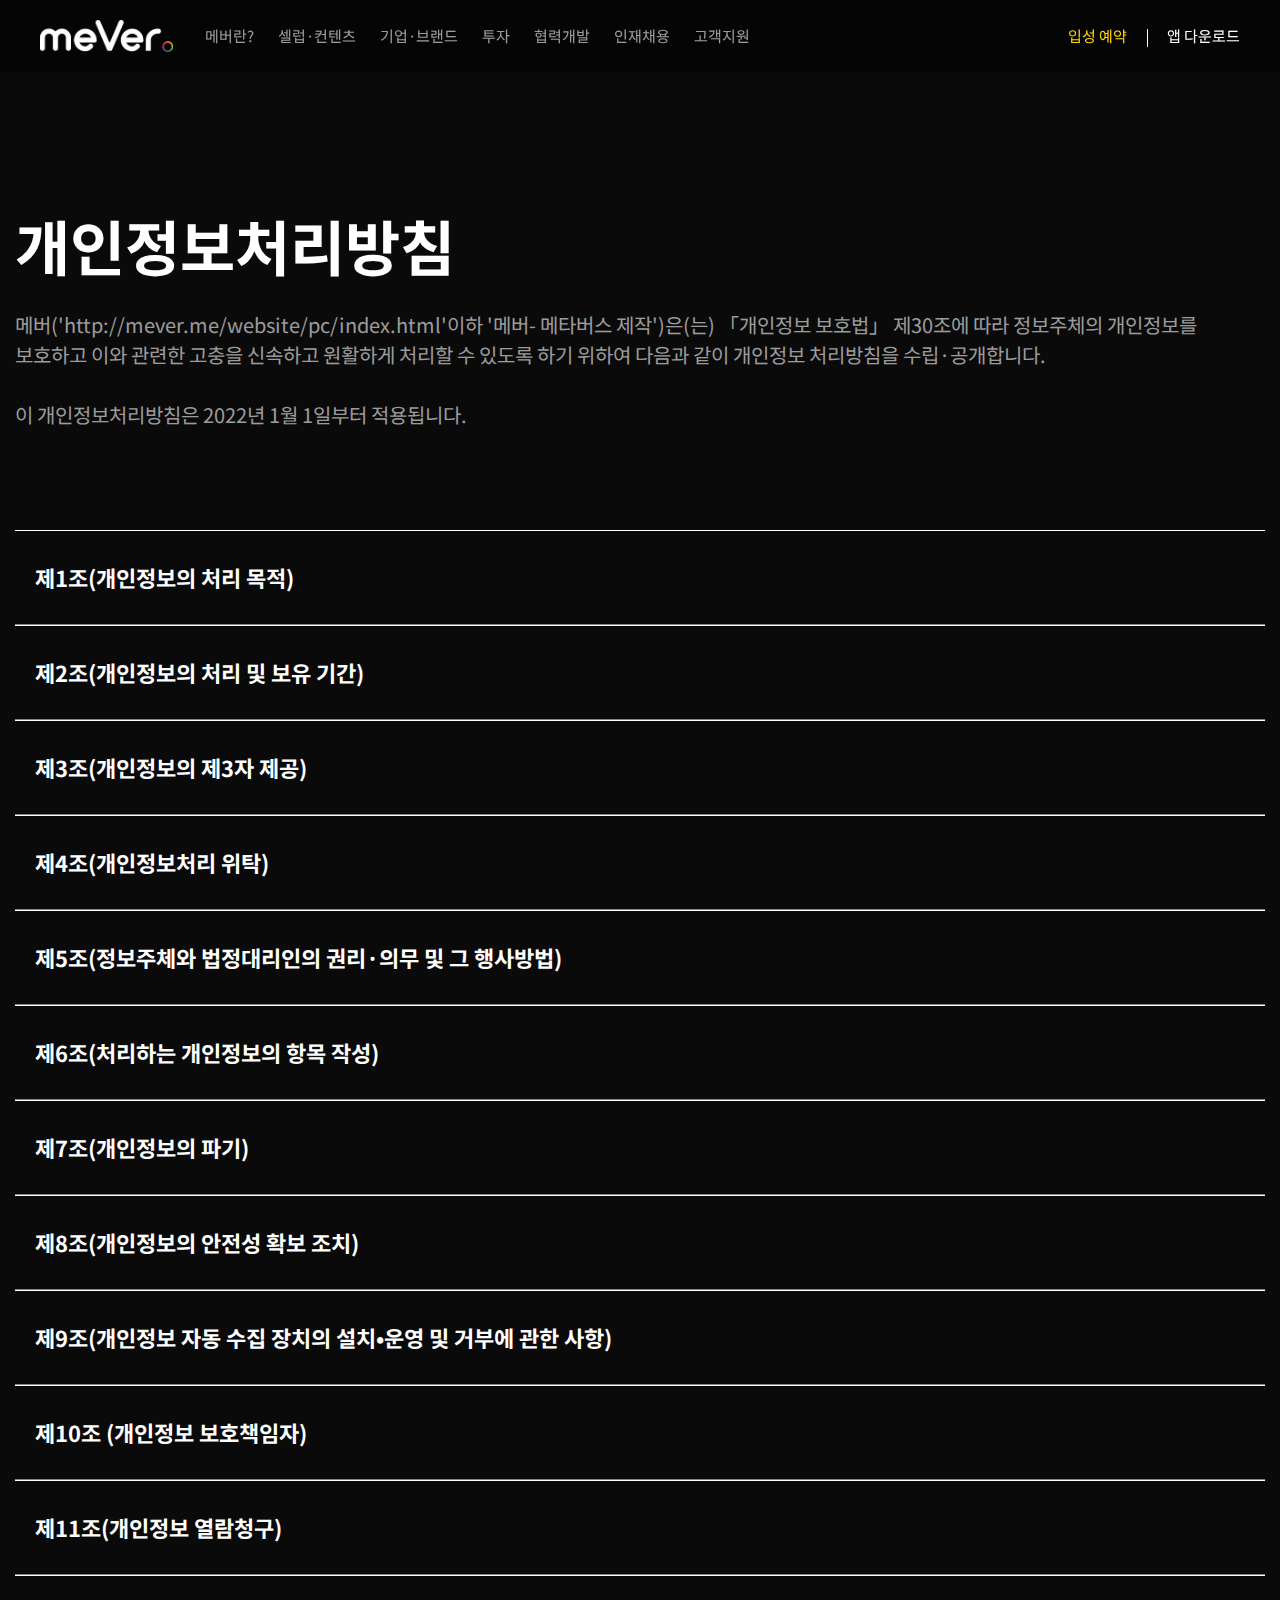
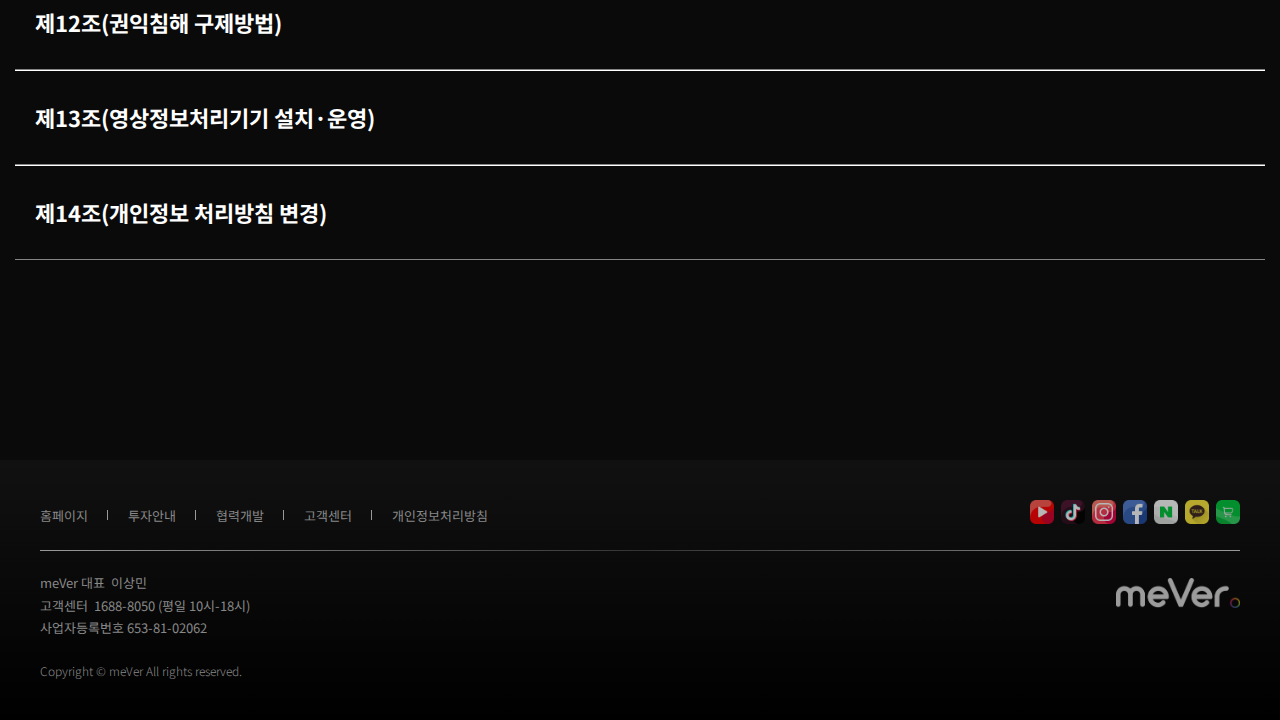
<file: processing_policy.html>
<!DOCTYPE html>
<html lang="en" dir="ltr">
  <head>
    <meta charset="utf-8">
    <title>meVer.</title>

    <!-- 호환성 및 뷰포트 -->
    <meta name='viewport' content='width=device-width, initial-scale=1.0, height=device-height, user-scalable=no' />
    <meta http-equiv="X-UA-Compatible" content="IE=Edge">

    <!-- favicon -->
    <link rel="shortcut icon" href="img/favicon.png">

    <!-- CSS-->
    <link rel="stylesheet" href="css/custom.css">
    <link rel="stylesheet" href="css/policy.css">

    <!-- JavaScript -->
    <script type="text/javascript" src="js/custom.js">/**/</script>
    <script type="text/javascript" src="js/policy.js">/**/</script>


  </head>
  <body>

    <main>
      <div class="head">
        <h1>개인정보처리방침</h1>
      </div>
      <div class="head2">
        <span>
          메버('http://mever.me/website/pc/index.html'이하 '메버- 메타버스 제작')은(는) 「개인정보 보호법」 제30조에 따라 정보주체의 개인정보를 보호하고 이와 관련한 고충을 신속하고 원활하게 처리할 수 있도록 하기 위하여 다음과 같이 개인정보 처리방침을 수립·공개합니다.<br><br>
          이 개인정보처리방침은 2022년 1월 1일부터 적용됩니다.
        </span>
      </div>
      <div class="content_wrap">
        <ul>
          <li class="list">
            <div class="title">
              <h1>제1조(개인정보의 처리 목적)</h1>
            </div>
            <div class="text">
              <div class="strong">
                <span>메버 ('http://mever.me/website/pc/index.html'이하 '메버- 메타버스 제작')은(는) 다음의 목적을 위하여 개인정보를 처리합니다. 처리하고 있는 개인정보는 다음의 목적 이외의 용도로는 이용되지 않으며 이용 목적이 변경되는 경우에는 「개인정보 보호법」 제18조에 따라 별도의 동의를 받는 등 필요한 조치를 이행할 예정입니다.</span>
              </div>
              <ul class="small_divide">
                <li>
                  <span class="small_title">1. 홈페이지 회원가입 및 관리</span>
                  <span>회원 가입의사 확인, 회원제 서비스 제공에 따른 본인 식별·인증, 회원자격 유지·관리, 서비스 부정이용 방지 목적으로 개인정보를 처리합니다.</span>
                </li>
                <li>
                  <span class="small_title">2. 재화 또는 서비스 제공</span>
                  <span>물품배송, 서비스 제공, 계약서·청구서 발송, 콘텐츠 제공, 맞춤서비스 제공, 본인인증, 연령인증, 요금결제·정산을 목적으로 개인정보를 처리합니다.</span>
                </li>
                <li>
                  <span class="small_title">3. 마케팅 및 광고에의 활용</span>
                  <span>신규 서비스(제품) 개발 및 맞춤 서비스 제공, 이벤트 및 광고성 정보 제공 및 참여기회 제공 , 인구통계학적 특성에 따른 서비스 제공 및 광고 게재 , 서비스의 유효성 확인, 접속빈도 파악 또는 회원의 서비스 이용에 대한 통계 등을 목적으로 개인정보를 처리합니다.</span>
                </li>
              </ul>
            </div>
          </li>

          <li class="list">
            <div class="title">
              <h1>제2조(개인정보의 처리 및 보유 기간)</h1>
            </div>
            <div class="text">
              <span>
                1. 메버은(는) 법령에 따른 개인정보 보유·이용기간 또는 정보주체로부터 개인정보를 수집 시에 동의받은 개인정보 보유·이용기간 내에서 개인정보를 처리·보유합니다.<br><br>
                2. 각각의 개인정보 처리 및 보유 기간은 다음과 같습니다.
              </span>
              <ul class="small_list">
                <li>1. 홈페이지 회원가입 및 관리</li>
                <li>홈페이지 회원가입 및 관리와 관련한 개인정보는 수집.이용에 관한 동의일로부터 5년까지 위 이용목적을 위하여 보유.이용됩니다.</li>
                <li>보유근거 : 법령에 근거</li>
                <li>
                  관련법령 : 1)신용정보의 수집/처리 및 이용 등에 관한 기록 : 3년<br>
                  2) 소비자의 불만 또는 분쟁처리에 관한 기록 : 3년<br>
                  3) 대금결제 및 재화 등의 공급에 관한 기록 : 5년<br>
                  4) 계약 또는 청약철회 등에 관한 기록 : 5년<br>
                  5) 표시/광고에 관한 기록 : 6개월<br>
                </li>
                <li>예외사유 :</li>
              </ul>
            </div>
          </li>

          <li class="list">
            <div class="title">
              <h1>제3조(개인정보의 제3자 제공)</h1>
            </div>
            <div class="text">
              <span>
                1. 메버은(는) 개인정보를 제1조(개인정보의 처리 목적)에서 명시한 범위 내에서만 처리하며, 정보주체의 동의, 법률의 특별한 규정 등 「개인정보 보호법」 제17조 및 제18조에 해당하는 경우에만 개인정보를 제3자에게 제공합니다.<br><br>
                2. 메버은(는) 다음과 같이 개인정보를 제3자에게 제공하고 있습니다.
              </span>
              <ul class="small_list">
                <li>1. 주식회사 메버</li>
                <li>개인정보를 제공받는 자 : 주식회사 메버</li>
                <li>제공받는 자의 개인정보 이용목적 : 이메일, 휴대전화번호, 비밀번호 질문과 답, 비밀번호, 로그인ID, 성별, 생년월일, 이름, 기념일, 결혼여부, 취미, 신용카드정보, 은행계좌정보, 서비스 이용 기록, 접속 로그, 쿠키, 접속 IP 정보, 결제기록</li>
                <li>제공받는 자의 보유.이용기간: 5년</li>
              </ul>
            </div>
          </li>

          <li class="list">
            <div class="title">
              <h1>제4조(개인정보처리 위탁)</h1>
            </div>
            <div class="text">
              <span>
                1. 메버은(는) 원활한 개인정보 업무처리를 위하여 다음과 같이 개인정보 처리업무를 위탁하고 있습니다.
              </span>
              <ul class="small_list">
                <li>1. 주식회사 메버</li>
                <li>위탁받는 자 (수탁자) : 이용자</li>
                <li>위탁하는 업무의 내용 : 구매 및 요금 결제, 물품배송 또는 청구서 등 발송, 본인인증(금융거래, 금융서비스), 회원제 서비스 이용에 따른 본인확인, 불만처리 등 민원처리, 고지사항 전달, 신규 서비스(제품) 개발 및 맞춤 서비스 제공, 이벤트 및 광고성 정보 제공 및 참여기회 제공</li>
                <li>위탁기간 : 5년</li>
              </ul>
              <span>
                2. 메버은(는) 위탁계약 체결시 「개인정보 보호법」 제26조에 따라 위탁업무 수행목적 외 개인정보 처리금지, 기술적․관리적 보호조치, 재위탁 제한, 수탁자에 대한 관리․감독, 손해배상 등 책임에 관한 사항을 계약서 등 문서에 명시하고, 수탁자가 개인정보를 안전하게 처리하는지를 감독하고 있습니다.<br><br>
                3. 위탁업무의 내용이나 수탁자가 변경될 경우에는 지체없이 본 개인정보 처리방침을 통하여 공개하도록 하겠습니다.
              </span>
            </div>
          </li>

          <li class="list">
            <div class="title">
              <h1>제5조(정보주체와 법정대리인의 권리·의무 및 그 행사방법)</h1>
            </div>
            <div class="text">
              <span>
                1. 정보주체는 메버에 대해 언제든지 개인정보 열람·정정·삭제·처리정지 요구 등의 권리를 행사할 수 있습니다.<br>
                2. 제1항에 따른 권리 행사는메버에 대해 「개인정보 보호법」 시행령 제41조제1항에 따라 서면, 전자우편, 모사전송(FAX) 등을 통하여 하실 수 있으며 메버은(는) 이에 대해 지체 없이 조치하겠습니다.<br>
                3. 제1항에 따른 권리 행사는 정보주체의 법정대리인이나 위임을 받은 자 등 대리인을 통하여 하실 수 있습니다.이 경우 “개인정보 처리 방법에 관한 고시(제2020-7호)” 별지 제11호 서식에 따른 위임장을 제출하셔야 합니다.<br>
                4. 개인정보 열람 및 처리정지 요구는 「개인정보 보호법」 제35조 제4항, 제37조 제2항에 의하여 정보주체의 권리가 제한 될 수 있습니다.<br>
                5. 개인정보의 정정 및 삭제 요구는 다른 법령에서 그 개인정보가 수집 대상으로 명시되어 있는 경우에는 그 삭제를 요구할 수 없습니다.<br>
                6. 메버은(는) 정보주체 권리에 따른 열람의 요구, 정정·삭제의 요구, 처리정지의 요구 시 열람 등 요구를 한 자가 본인이거나 정당한 대리인인지를 확인합니다.
              </span>
            </div>
          </li>

          <li class="list">
            <div class="title">
              <h1>제6조(처리하는 개인정보의 항목 작성)</h1>
            </div>
            <div class="text">
              <span>
                메버은(는) 다음의 개인정보 항목을 처리하고 있습니다.
              </span>
              <ul class="small_list">
                <li>1. 홈페이지 회원가입 및 관리</li>
                <li>필수항목 : 이메일, 휴대전화번호, 비밀번호 질문과 답, 비밀번호, 로그인ID, 성별, 생년월일, 이름, 취미, 신용카드정보, 은행계좌정보, 서비스 이용 기록, 접속 로그, 쿠키, 접속 IP 정보, 결제기록</li>
                <li>선택항목 : 이메일, 휴대전화번호, 자택주소, 비밀번호 질문과 답, 비밀번호, 로그인ID, 성별, 생년월일, 이름, 기념일, 취미, 신용카드정보, 은행계좌정보, 서비스 이용 기록, 접속 로그, 쿠키, 접속 IP 정보, 결제기록</li>
              </ul>
            </div>
          </li>

          <li class="list">
            <div class="title">
              <h1>제7조(개인정보의 파기)</h1>
            </div>
            <div class="text">
              <span>
                1. 메버은(는) 개인정보 보유기간의 경과, 처리목적 달성 등 개인정보가 불필요하게 되었을 때에는 지체없이 해당 개인정보를 파기합니다.<br>
                2. 정보주체로부터 동의받은 개인정보 보유기간이 경과하거나 처리목적이 달성되었음에도 불구하고 다른 법령에 따라 개인정보를 계속 보존하여야 하는 경우에는, 해당 개인정보를 별도의 데이터베이스(DB)로 옮기거나 보관장소를 달리하여 보존합니다.
              </span>
              <ul class="small_list">
                <li>1. 법령 근거 :</li>
                <li>2. 보존하는 개인정보 항목 : 계좌정보, 거래날짜</li>
              </ul>
              <span>
                3. 개인정보 파기의 절차 및 방법은 다음과 같습니다.
              </span>
              <ul class="small_divide">
                <li>
                  <span>
                    1. 파기절차<br>
                    메버은(는) 파기 사유가 발생한 개인정보를 선정하고, 메버의 개인정보 보호책임자의 승인을 받아 개인정보를 파기합니다.
                  </span>
                </li>
                <li>
                  <span>
                    2. 파기방법<br>
                    전자적 파일 형태의 정보는 기록을 재생할 수 없는 기술적 방법을 사용합니다
                  </span>
                </li>
              </ul>
            </div>
          </li>

          <li class="list">
            <div class="title">
              <h1>제8조(개인정보의 안전성 확보 조치)</h1>
            </div>
            <div class="text">
              <div class="strong">
                <span>
                  메버은(는) 개인정보의 안전성 확보를 위해 다음과 같은 조치를 취하고 있습니다.
                </span>
              </div>
              <ul class="small_divide">
                <li>
                  <span>
                    1. 정기적인 자체 감사 실시<br>
                    개인정보 취급 관련 안정성 확보를 위해 정기적(분기 1회)으로 자체 감사를 실시하고 있습니다.
                  </span>
                </li>

                <li>
                  <span>
                    2. 개인정보 취급 직원의 최소화 및 교육<br>
                    개인정보를 취급하는 직원을 지정하고 담당자에 한정시켜 최소화 하여 개인정보를 관리하는 대책을 시행하고 있습니다.
                  </span>
                </li>

                <li>
                  <span>
                    3. 내부관리계획의 수립 및 시행<br>
                    개인정보의 안전한 처리를 위하여 내부관리계획을 수립하고 시행하고 있습니다.
                  </span>
                </li>

                <li>
                  <span>
                    4. 해킹 등에 대비한 기술적 대책<br>
                    메버 ('메버- 메타버스 제작')은 해킹이나 컴퓨터 바이러스 등에 의한 개인정보 유출 및 훼손을 막기 위하여 보안프로그램을 설치하고 주기적인 갱신·점검을 하며 외부로부터 접근이 통제된 구역에 시스템을 설치하고 기술적/물리적으로 감시 및 차단하고 있습니다.
                  </span>
                </li>

                <li>
                  <span>
                    5. 개인정보의 암호화<br>
                    이용자의 개인정보는 비밀번호는 암호화 되어 저장 및 관리되고 있어, 본인만이 알 수 있으며 중요한 데이터는 파일 및 전송 데이터를 암호화 하거나 파일 잠금 기능을 사용하는 등의 별도 보안기능을 사용하고 있습니다.
                  </span>
                </li>

                <li>
                  <span>
                    6. 접속기록의 보관 및 위변조 방지<br>
                    개인정보처리시스템에 접속한 기록을 최소 1년 이상 보관, 관리하고 있으며,다만, 5만명 이상의 정보주체에 관하여 개인정보를 추가하거나, 고유식별정보 또는 민감정보를 처리하는 경우에는 2년이상 보관, 관리하고 있습니다.<br>
                    또한, 접속기록이 위변조 및 도난, 분실되지 않도록 보안기능을 사용하고 있습니다.
                  </span>
                </li>

                <li>
                  <span>
                    7. 개인정보에 대한 접근 제한<br>
                    개인정보를 처리하는 데이터베이스시스템에 대한 접근권한의 부여,변경,말소를 통하여 개인정보에 대한 접근통제를 위하여 필요한 조치를 하고 있으며 침입차단시스템을 이용하여 외부로부터의 무단 접근을 통제하고 있습니다.
                  </span>
                </li>

                <li>
                  <span>
                    8. 문서보안을 위한 잠금장치 사용<br>
                    개인정보가 포함된 서류, 보조저장매체 등을 잠금장치가 있는 안전한 장소에 보관하고 있습니다.
                  </span>
                </li>

                <li>
                  <span>
                    9. 비인가자에 대한 출입 통제<br>
                    개인정보를 보관하고 있는 물리적 보관 장소를 별도로 두고 이에 대해 출입통제 절차를 수립, 운영하고 있습니다.
                  </span>
                </li>
              </ul>
            </div>
          </li>

          <li class="list">
            <div class="title">
              <h1>제9조(개인정보 자동 수집 장치의 설치•운영 및 거부에 관한 사항)</h1>
            </div>
            <div class="text">
              <span>
                1. 메버 은(는) 이용자에게 개별적인 맞춤서비스를 제공하기 위해 이용정보를 저장하고 수시로 불러오는 ‘쿠키(cookie)’를 사용합니다.<br>
                2. 쿠키는 웹사이트를 운영하는데 이용되는 서버(http)가 이용자의 컴퓨터 브라우저에게 보내는 소량의 정보이며 이용자들의 PC 컴퓨터내의 하드디스크에 저장되기도 합니다.<br>
                가. 쿠키의 사용 목적 : 이용자가 방문한 각 서비스와 웹 사이트들에 대한 방문 및 이용형태, 인기 검색어, 보안접속 여부, 등을 파악하여 이용자에게 최적화된 정보 제공을 위해 사용됩니다.<br>
                나. 쿠키의 설치•운영 및 거부 : 웹브라우저 상단의 도구 > 인터넷 옵션 > 개인정보 메뉴의 옵션 설정을 통해 쿠키 저장을 거부 할 수 있습니다.<br>
                다. 쿠키 저장을 거부할 경우 맞춤형 서비스 이용에 어려움이 발생할 수 있습니다.
              </span>
            </div>
          </li>

          <li class="list">
            <div class="title">
              <h1>제10조 (개인정보 보호책임자)</h1>
            </div>
            <div class="text">
              <span>
                1. 메버 은(는) 개인정보 처리에 관한 업무를 총괄해서 책임지고, 개인정보 처리와 관련한 정보주체의 불만처리 및 피해구제 등을 위하여 아래와 같이 개인정보 보호책임자를 지정하고 있습니다.
              </span>
              <ul class="small_list">
                <li>개인정보 보호책임자</li>
                <li>성명 :이상민</li>
                <li>직책 :대표</li>
                <li>직급 :대표</li>
                <li>연락처 :01075521110, 79market.dev@gmail.com</li>
              </ul>
              <span>
                개인정보 보호 담당부서로 연결됩니다.
              </span>
              <ul class="small_list">
                <li>개인정보 보호 담당부서</li>
                <li>부서명 :이상민</li>
                <li>담당자 :대표</li>
                <li>연락처 :01075521110, 79market.dev@gmail.com</li>
              </ul>
              <span>
                2. 정보주체께서는 메버 의 서비스(또는 사업)을 이용하시면서 발생한 모든 개인정보 보호 관련 문의, 불만처리, 피해구제 등에 관한 사항을 개인정보 보호책임자 및 담당부서로 문의하실 수 있습니다. 메버 은(는) 정보주체의 문의에 대해 지체 없이 답변 및 처리해드릴 것입니다.
              </span>
            </div>
          </li>

          <li class="list">
            <div class="title">
              <h1>제11조(개인정보 열람청구)</h1>
            </div>
            <div class="text">
              <div class="strong">
                <span>
                  정보주체는 ｢개인정보 보호법｣ 제35조에 따른 개인정보의 열람 청구를 아래의 부서에 할 수 있습니다.<br>
                  메버은(는) 정보주체의 개인정보 열람청구가 신속하게 처리되도록 노력하겠습니다.
                </span>
              </div>
              <ul class="small_list">
                <li>개인정보 열람청구 접수·처리 부서</li>
                <li>부서명 : 개인정보처리</li>
                <li>담당자 : 이상민</li>
                <li>연락처 : 01075521110, 79market.dev@gmail.com</li>
              </ul>
            </div>
          </li>

          <li class="list">
            <div class="title">
              <h1>제12조(권익침해 구제방법)</h1>
            </div>
            <div class="text">
              <span>
                정보주체는 개인정보침해로 인한 구제를 받기 위하여 개인정보분쟁조정위원회, 한국인터넷진흥원 개인정보침해신고센터 등에 분쟁해결이나 상담 등을 신청할 수 있습니다. 이 밖에 기타 개인정보침해의 신고, 상담에 대하여는 아래의 기관에 문의하시기 바랍니다.
              </span>
              <ul class="small_divide">
                <li>
                  <span>
                    1. 개인정보분쟁조정위원회 : (국번없이) 1833-6972 (www.kopico.go.kr)<br>
                    2. 개인정보침해신고센터 : (국번없이) 118 (privacy.kisa.or.kr)<br>
                    3. 대검찰청 : (국번없이) 1301 (www.spo.go.kr)<br>
                    4. 경찰청 : (국번없이) 182 (ecrm.cyber.go.kr)
                  </span>
                </li>

                <li>
                  <span>
                    「개인정보보호법」제35조(개인정보의 열람), 제36조(개인정보의 정정·삭제), 제37조(개인정보의 처리정지 등)의 규정에 의한 요구에 대 하여 공공기관의 장이 행한 처분 또는 부작위로 인하여 권리 또는 이익의 침해를 받은 자는 행정심판법이 정하는 바에 따라 행정심판을 청구할 수 있습니다.
                  </span>
                </li>

                <li>
                  <span>
                    ※ 행정심판에 대해 자세한 사항은 중앙행정심판위원회(www.simpan.go.kr) 홈페이지를 참고하시기 바랍니다.
                  </span>
                </li>
              </ul>
            </div>
          </li>

          <li class="list">
            <div class="title">
              <h1>제13조(영상정보처리기기 설치·운영)</h1>
            </div>
            <div class="text">
              <div class="strong">
                <span>메버은(는) 아래와 같이 영상정보처리기기를 설치·운영하고 있습니다.</span>
              </div>

              <ul class="small_divide">
                <li>1. 영상정보처리기기 설치근거·목적 : 메버의</li>
                <li>
                  <ul class="small_list">
                    <li>2. 설치 대수, 설치 위치, 촬영 범위 :</li>
                    <li>설치대수 : 대</li>
                    <li>설치위치 :</li>
                    <li>촬영범위 :</li>
                  </ul>
                </li>

                <li>3. 관리책임자, 담당부서 및 영상정보에 대한 접근권한자 :</li>
                <li>
                  <ul class="small_list">
                    <li>4. 영상정보 촬영시간, 보관기간, 보관장소, 처리방법</li>
                    <li>촬영시간 : 시간</li>
                    <li>보관기간 : 촬영시부터 년</li>
                    <li>보관장소 및 처리방법 :</li>
                  </ul>
                </li>

                <li>5. 영상정보 확인 방법 및 장소 :</li>
                <li>6. 정보주체의 영상정보 열람 등 요구에 대한 조치 : 개인영상정보 열람.존재확인 청구서로 신청하여야 하며, 정보주체 자신이 촬영된 경우 또는 명백히 정보주체의 생명.신체.재산 이익을 위해 필요한 경우에 한해 열람을 허용함</li>
                <li>7. 영상정보 보호를 위한 기술적.관리적.물리적 조치 :</li>
              </ul>
            </div>
          </li>

          <li class="list">
            <div class="title">
              <h1>제14조(개인정보 처리방침 변경)</h1>
            </div>
            <div class="text">
              <span>1. 이 개인정보처리방침은 2022년 1월 1부터 적용됩니다.</span>
            </div>
          </li>
        </ul>
      </div>
    </main>

  </body>

</html>
</file>
<file: css/custom.css>
/* font-family: 'Noto Sans KR', sans-serif; */
@import url('https://fonts.googleapis.com/css2?family=Noto+Sans+KR:wght@100;300;400;500;700;900&display=swap');

/* Default */
:root {
  font-size: 16px;
  line-height: 1.5;
  font-family: 'Noto Sans KR', sans-serif;
}

@media screen and (max-width: 1300px) {:root {font-size: 15px;}}
@media screen and (max-width: 1100px) {:root {font-size: 14px;}}

html {
  scroll-behavior: smooth;
}

body, header, footer, div, nav, section, ul, li, figure, img, video, iframe, h1, h2, h3, h4, h5, h6, p, span, strong, b, a, main, aside, button, input {
  outline: none;
  border: none;
  margin: 0;
  padding: 0;
  list-style: none;
  box-sizing: border-box;
  color: rgba(255, 255, 255, 1);
  text-decoration: none;
  word-break: keep-all;
  overflow-wrap: break-word;
}

body {
  overflow-x: hidden;
  position: relative;
  background-color: rgba(10, 10, 10, 1);
}

/* header */

header {
  width: 100%;
  height: 72px;
  position: fixed;
  top: 0;
  left: 0;
  background: rgba(0, 0, 0, 0.5);
  display: flex;
  justify-content: space-between;
  align-items: center;
  padding: 0px 100px;
  font-size: 1rem;
  font-weight: 400;
  z-index: 500;
}

header .left {
  height: 100%;
  display: flex;
  justify-content: flex-start;
  align-items: center;
}

header .left .logo {
  height: 100%;
  display: flex;
  justify-content: flex-start;
  align-items: center;
  margin-right: 40px;
}

header .left .logo figure img {
  transform: translateY(3px);
  height: 32px;
}

header .left .gnb ul {
  display: flex;
  justify-content: flex-start;
  align-items: center;
}

header .left .gnb ul li {
  display: flex;
  justify-content: center;
  align-items: center;
  padding: 0px 12px;
}

header .left .gnb ul li a {
  transition: color 0.4s;
  color: rgba(255, 255, 255, 0.6);
  position: relative;
}

header .left .gnb ul li a:hover {
  color: rgba(255, 255, 255, 1);
}

header .left .gnb ul .active a {
  color: rgba(255, 255, 255, 1);
}

header .left .gnb ul .active a::after {
  content: "";
  width: 0px;
  height: 1px;
  bottom: -4px;
  left: 50%;
  background: white;
  display: block;
  position: absolute;
  animation: header_list 1s forwards;
}

@keyframes header_list {
  from {
    width: 0px;
    left: 50%;
  }
  to {
    width: 100%;
    left: 0%;
  }
}

header .right {
  height: 100%;
  display: flex;
  justify-content: flex-end;
  align-items: center;
}

header .right .right_pc {
  height: 100%;
}

header .right .right_pc ul {
  height: 100%;
  display: flex;
  justify-content: flex-end;
  align-items: center;
}

header .right .right_pc ul li {
  position: relative;
  display: flex;
  justify-content: center;
  align-items: center;
}

header .right .right_pc ul li:first-child a span {
  position: relative;
  color: gold;
}

header .right .right_pc ul li:first-child a span::after {
  content: "";
  width: 0px;
  height: 1px;
  bottom: -4px;
  left: 50%;
  background: gold;
  display: block;
  position: absolute;
  transition: width 0.4s, left 0.4s;
}

header .right .right_pc ul li:first-child a:hover span::after {
  width: 100%;
  left: 0px;
}

header .right .right_pc ul .active a span::after {
  animation: header_list 1s forwards;
}

header .right .right_pc ul .header_download {
  margin-left: 20px;
  padding-left: 20px;
}

header .right .right_pc ul .header_download ul li a span {
  color: white;
}

header .right .right_pc ul .header_download::after {
  display: block;
  position: absolute;
  content: "";
  width: 1px;
  height: 18px;
  background: white;
  left: 0px;
  top: calc(50% - 7px);
}

header .right .right_pc ul li:last-child span {
  position: relative;
  cursor: pointer;
}

header .right .right_pc ul li {
  height: 100%;
  position: relative;
}

header .right .right_pc ul li .header_dropdown {
  position: absolute;
  width: 107px;
  left: calc(50% - 53.5px);
  top: 80%;
  display: none;
  height: 100%;
}

header .right .right_pc ul li .header_dropdown_on {
  display: block;
}

header .right .right_pc ul li .header_dropdown ul {
  display: flex;
  justify-content: flex-start;
  flex-direction: column;
  align-items: center;
}

header .right .right_pc ul li .header_dropdown ul li {
  padding-top: 8px;
  opacity: 0;
  transform: translateY(-20px);
}

header .right .right_pc ul li .header_dropdown_on ul li:first-child {
  animation: header_dropdown 0.4s forwards;
}

header .right .right_pc ul li .header_dropdown_on ul li:last-child {
  animation: header_dropdown 0.4s 0.2s forwards;
}

@keyframes header_dropdown {
  from {
    opacity: 0;
    transform: translateY(-20px);
  }
  to {
    opacity: 1;
    transform: translateY(0px);
  }
}

header .right .right_pc ul li .header_dropdown ul li a {
  display: flex;
  justify-content: flex-start;
  align-items: center;
}

header .right .right_pc ul li .header_dropdown ul li a span::after {
  display: none;
}

header .right .right_pc ul li .header_dropdown ul li a figure {
  display: flex;
  justify-content: center;
  align-items: center;
  margin-right: 10px;
  transform: translateY(1px);
}

header .right .right_pc ul li .header_dropdown ul li a figure img {
  width: 30px;
}

header .right .right_pc ul li .header_dropdown ul li a {
  opacity: 1;
  transition: opacity 0.4s;
}

header .right .right_pc ul li .header_dropdown ul li a:hover {
  opacity: 0.6;
}

header .right .right_mobile {
  height: 100%;
  display: flex;
  justify-content: flex-end;
  align-items: center;
}

header .right .right_mobile .hamb_button_wrap {
  width: 25px;
  height: 25px;
  display: flex;
  justify-content: center;
  align-items: center;
  z-index: 501;
}

header .right .right_mobile .hamb_button_wrap .hamb_button {
  width: 25px;
  height: 18px;
  display: flex;
  justify-content: flex-end;
  align-items: center;
  position: relative;
  background: transparent;
  cursor: pointer;
}

header .right .right_mobile .hamb_button_wrap .hamb_button span {
  width: 25px;
  height: 2px;
  position: absolute;
  background: white;
  display: block;
  transition: all 0.4s;
}

header .right .right_mobile .hamb_button_wrap .hamb_button span:first-child {
  transform: translateY(-8px);
}

header .right .right_mobile .hamb_button_wrap .hamb_button span:nth-child(2) {
  width: 17.5px;
}

header .right .right_mobile .hamb_button_wrap .hamb_button span:last-child {
  transform: translateY(8px);
  width: 8.75px;
}

header .right .right_mobile_on .hamb_button_wrap .hamb_button span:first-child {
  transform: translateY(0px) rotate(45deg);
}

header .right .right_mobile_on .hamb_button_wrap .hamb_button span:nth-child(2) {
  opacity: 0;
}

header .right .right_mobile_on .hamb_button_wrap .hamb_button span:last-child {
  transform: translateY(0px) rotate(-45deg);
  width: 25px;
}

header .right .right_mobile .hamb_menu {
  position: fixed;
  left: 0;
  top: 0;
  right: 0;
  bottom: 0;
  z-index: 500;
  background: rgba(255, 255, 255, 1);
  opacity: 0;
  display: none;
  justify-content: center;
  align-items: center;
}

header .right .right_mobile_on .hamb_menu {
  display: flex;
  animation: header_hamb 0.5s forwards;
}

@keyframes header_hamb {
  0% {
    opacity: 0;
  }
  100% {
    opacity: 1;
  }
}


@media screen and (max-width: 1600px) {
  header {
    padding: 0px 40px;
  }
  header .left .logo {
    margin-right: 20px;
  }
}

@media screen and (max-width: 1100px) {
  header {
    padding: 0px 30px;
    height: 64px;
  }
  header .left .gnb ul li {
    padding: 0px 8px;
  }
  header .right .right_pc ul .header_download {
    margin-left: 16px;
    padding-left: 16px;
  }
  header .right .right_pc ul .header_download::after {
    height: 15px;
    top: calc(50% - 6px);
  }
  header .right .right_pc ul li .header_dropdown {
    position: absolute;
    width: 100px;
    left: calc(50% - 50px);
    top: 80%;
  }
  header .right .right_pc ul li .header_dropdown ul li {
    padding-top: 6px;
  }
}

@media screen and (min-width: 861px) {
  header .right .mobile {
    display: none;
  }
}

@media screen and (max-width: 870px) {
  header .left .gnb ul li {
    padding: 0px 7px;
  }
  header .right .right_pc ul .header_download {
    margin-left: 14px;
    padding-left: 14px;
  }
}

@media screen and (max-width: 860px) {
  header .left .pc {
    display: none;
  }
  header .right .pc {
    display: none;
  }
  header {
    padding: 0px 15px;
    height: 54px;
  }
  header .left .logo figure img {
    transform: translateY(2px);
    height: 26px;
  }
}



/* Footer */

footer {
  width: 100%;
  height: 260px;
  background: linear-gradient(to bottom,#111 0%, #000 100%);
  padding: 40px 100px;
  position: relative;
}

footer span {
  font-size: 13px;
  line-height: 13px;
  color: #888888;
  font-weight: 400;
  transition: color 0.4s;
}

footer a:hover span {
  color: #ebebeb;
}

footer .top {
  width: 100%;
  display: flex;
  justify-content: space-between;
  align-items: center;
}

footer .top .gnb ul {
  display: flex;
  justify-content: flex-start;
  align-items: center;
}

footer .top .gnb ul li {
  padding-right: 20px;
  margin-right: 20px;
  height: 30px;
  display:flex;
  justify-content: center;
  align-items: center;
  position: relative;
}
footer .top .gnb ul li::after {
  position: absolute;
  display: block;
  content: "";
  background: #999999;
  width: 1px;
  height: 10px;
  right: 0px;
  top: 10px;
}

footer .top .gnb ul li:last-child::after {
  width: 0px;
}

footer .top .gnb ul li a {
  display: inline-block;
  height: 100%;
  display: flex;
  justify-content: center;
  align-items: center;
}

footer .top .sns ul {
  display: flex;
  justify-content: flex-end;
  align-items: center;
}

footer .top .sns ul li {
  height: 30px;
  display: flex;
  justify-content: center;
  align-items: center;
  padding-left: 7px;
}

footer .top .sns ul li a {
  opacity: 0.7;
  transition: all 0.4s;
}

footer .top .sns ul li a:hover {
  opacity: 1;
  transform: scale(1.1);
}

footer .top .sns ul li a figure img {
  width: 24px;
}

footer .line {
  width: 100%;
  height: 1px;
  margin: 20px 0px;
  background: linear-gradient(to right, #999 0%, #333 50%, #999 100%);
}

footer .bottom {
  display: flex;
  justify-content: space-between;
  align-items: flex-start;
}

footer .bottom span {
  transition: color 0.4s;
}

footer .bottom span:hover {
  color: #ebebeb;
}

footer .bottom .copyright {
  padding-top: 20px;
}

footer .bottom .copyright span {
  font-size: 12px;
  font-weight: 300;
}

footer .bottom .right {
  padding-top: 7px;
}

footer .bottom .right img {
  height: 30px;
  opacity: 0.6;
  transition: all 0.4s;
}

footer .bottom .right img:hover {
  opacity: 1;
}

@media screen and (max-width: 1600px) {
  footer {
    padding: 40px 40px;
  }
}
@media screen and (max-width: 1100px) {
  footer {
    padding: 30px 30px;
  }
  footer .top .sns ul li a figure img {
    width: 22px;
  }
  footer .line {
    margin: 15px 0px;
  }
  footer .bottom .copyright {
    padding-top: 15px;
  }
  footer .bottom .right {
    padding-top: 5px;
  }
  footer .bottom .right img {
    height: 24px;
  }
}

@media screen and (max-width: 860px) {
  footer {
    padding: 15px 15px;
    height: 250px;
  }
  footer span {
    font-size: 12px;
    line-height: 12px;
  }
  footer .top {
    display: flex;
    justify-content: flex-start;
    align-items: flex-start;
    flex-direction: column;
  }
  footer .top .gnb ul li {
    padding-right: 10px;
    margin-right: 10px;
    height: 30px;
  }
  footer .top .gnb ul li:last-child {
    padding-right: 0px;
    margin-right: 0px;
  }
  footer .top .sns {
    padding: 13px 0px 0px;
  }
  footer .top .sns ul li:first-child {
    padding-left: 0px;
  }
  footer .top .sns ul li a {
    opacity: 1;
  }
  footer .bottom .right img {
    width: 0px;
    display: none;
  }
}
</file>
<file: css/policy.css>
main {
  padding: 200px 15px;
  width: calc(100%);
  max-width: 1600px;
  margin: auto;
}

main .head {
  padding-bottom: 20px;
}

main .head h1 {
  font-size: 60px;
}

main .head2 {
  padding-bottom: 100px;
}

main .head2 span {
  font-size: 20px;
  line-height: 30px;
  color: rgba(255, 255, 255, 0.6);
  font-weight: 400;
}

main .content_wrap .list .title {
  border-top: 1px solid white;
  border-bottom: 1px solid rgba(255, 255, 255, 0.5);
  padding: 30px 20px;
  cursor: pointer;
}

main .content_wrap .list .title h1 {
  font-size: 22px;
  transition: color 0.5s;
  color: rgba(255, 255, 255, 1);
}

main .content_wrap .list:hover .title h1 {
  color: gold;
}

main .content_wrap .list .text {
  font-size: 16px;
  padding: 40px 20px;
  display: none;
  opacity: 0;
  transform: translateX(40px);
  transition: height 0.4s;
}

main .content_wrap .list_on .title h1 {
  color: gold;
}


main .content_wrap .list .text span {
  display: block;
  padding: 0px 0px 5px;
  color: rgba(255, 255, 255, 0.6);
}

main .content_wrap .list .strong span {
  color: rgba(255, 255, 255, 1);
}

main .content_wrap .list .small_divide li {
  padding: 15px 0px;
  color: rgba(255, 255, 255, 0.6);
}

main .content_wrap .list .small_list {
  padding: 10px 0px 10px 40px;
  list-style: circle;
}

main .content_wrap .list .small_list li {
  list-style: circle;
  padding: 5px 0px;
  color: rgba(255, 255, 255, 0.6);
}

main .content_wrap .list_on .text {
  display: block;
  animation: opacity 1s 0.1s forwards;
}

@keyframes opacity {
  from {
    opacity: 0;
    transform: translateX(40px);
  }
  to {
    opacity: 1;
    transform: translateX(0px);
  }
}


@media screen and (max-width: 860px) {
  main {
    padding: 110px 15px;
  }
  main .head h1 {
    font-size: 40px;
  }
  main .head2 {
    padding-bottom: 60px;
  }
  main .head2 span {
    font-size: 16px;
    line-height: 26px;
  }
  main .content_wrap .list .title {
    padding: 20px 10px;
  }
  main .content_wrap .list .title h1 {
    font-size: 18px;
  }
  main .content_wrap .list .text {
    font-size: 13px;
    padding: 30px 10px;
  }
}
</file>
